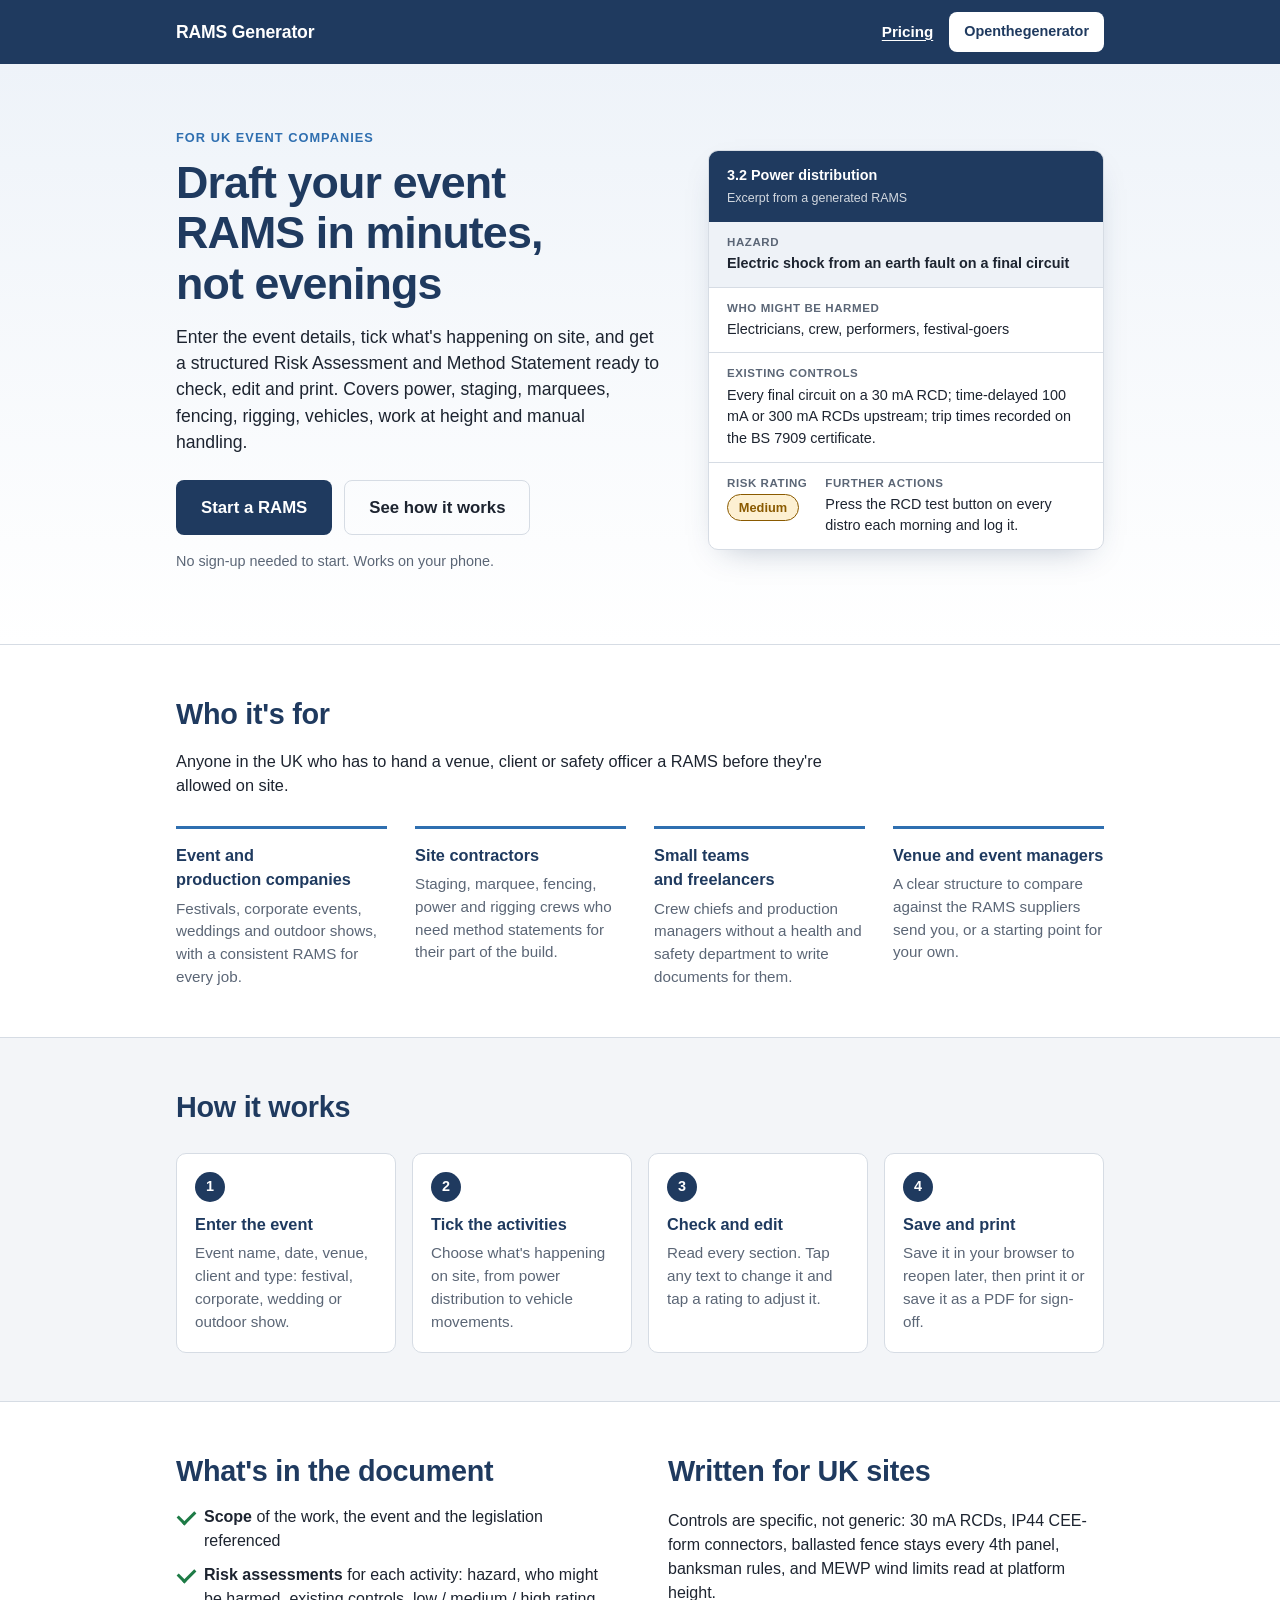
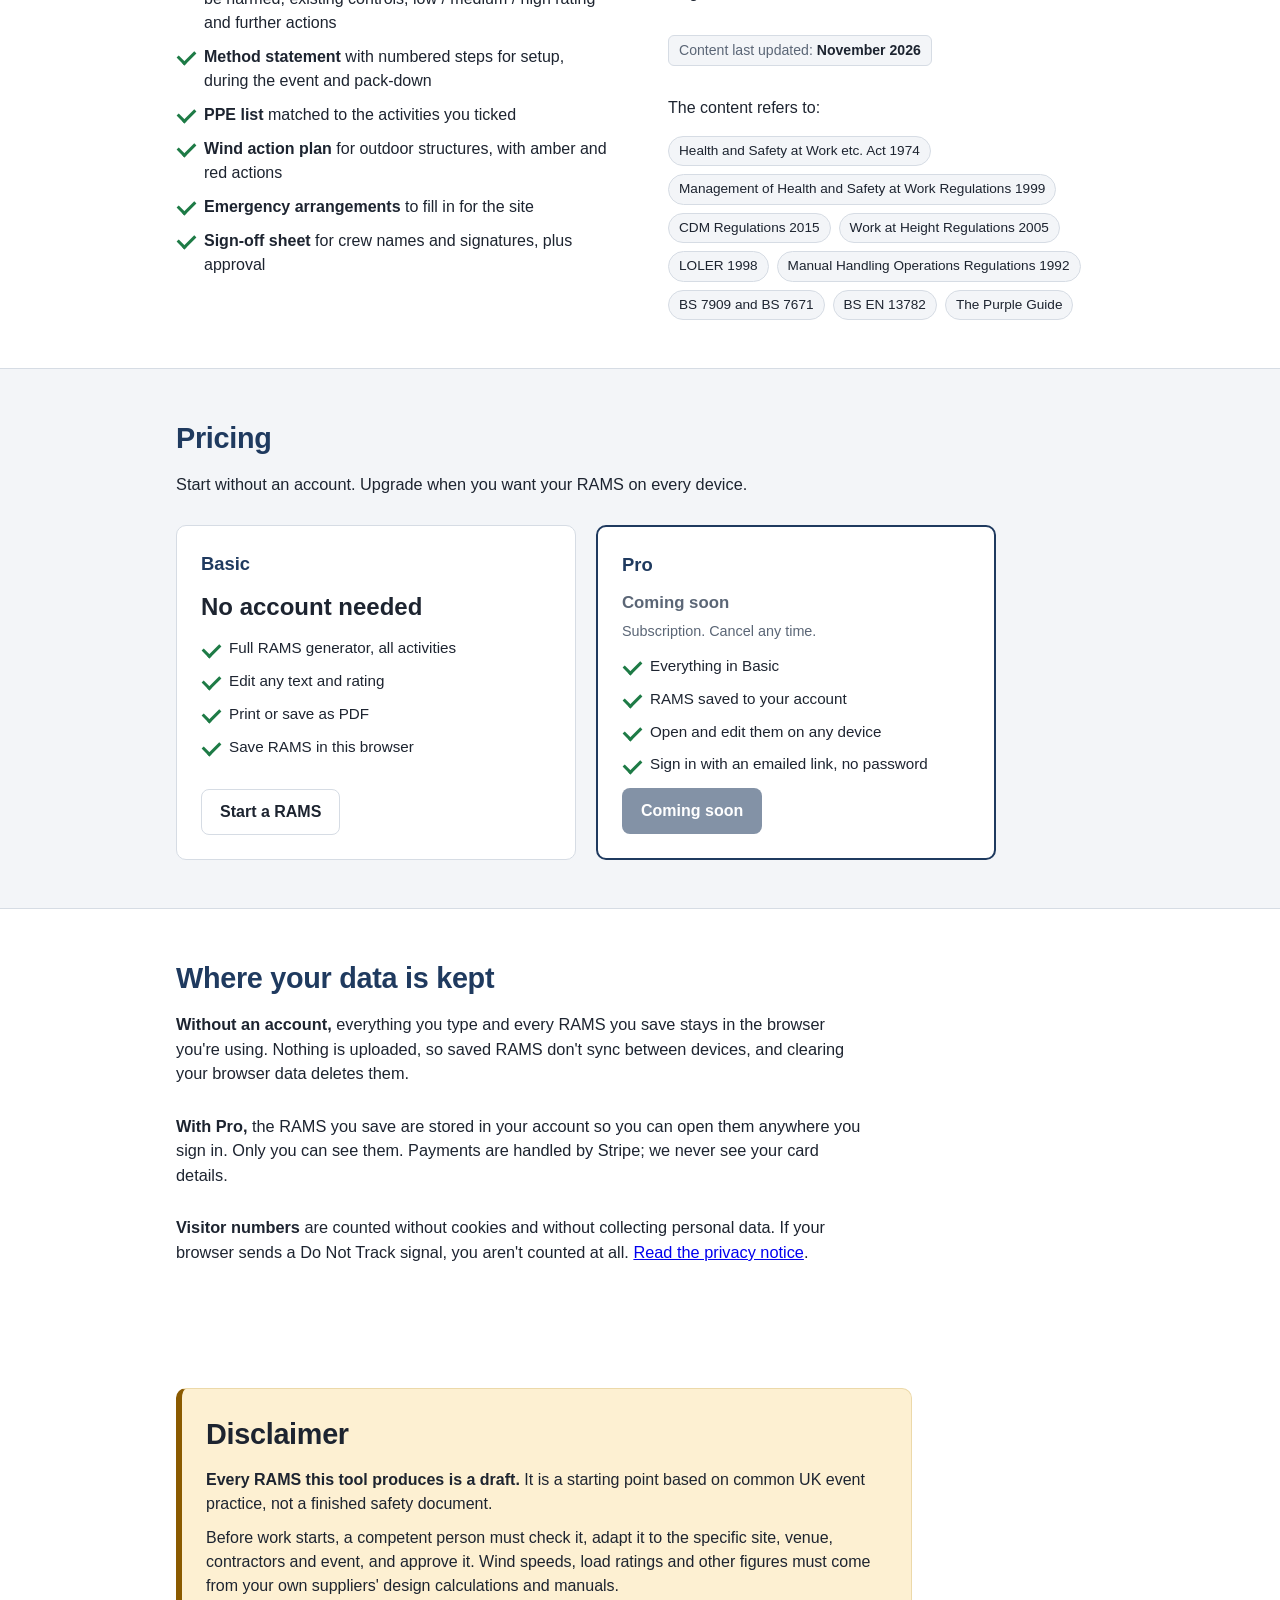
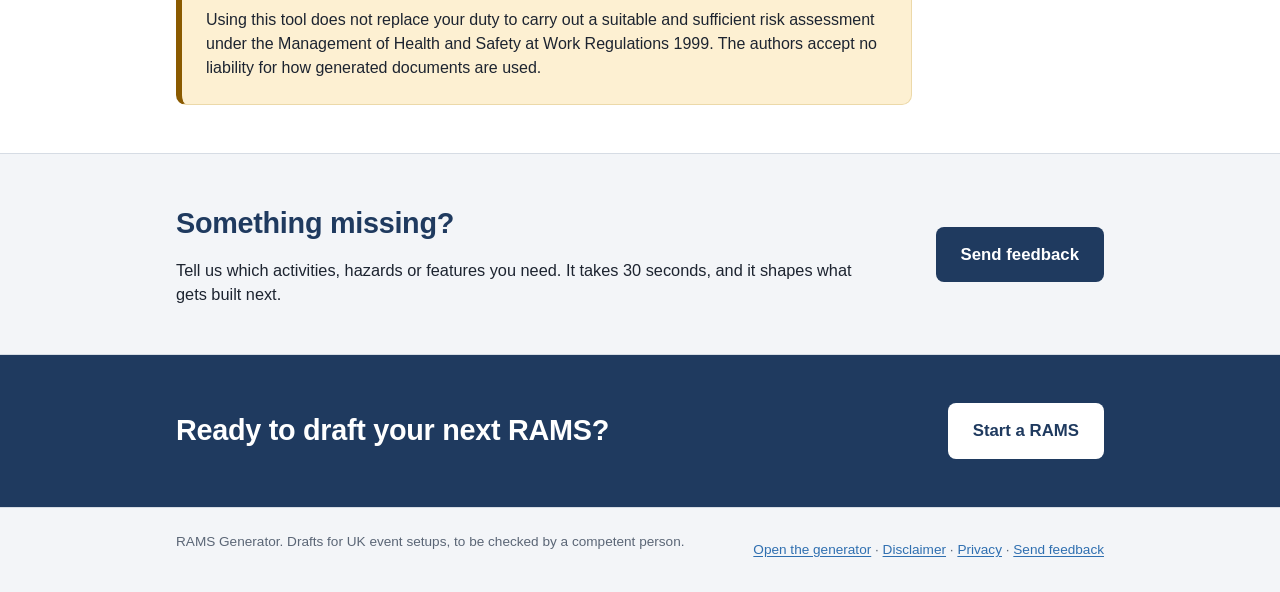
<file: index.html>
<!doctype html>
<html lang="en-GB">
<head>
  <meta charset="utf-8">
  <meta name="viewport" content="width=device-width, initial-scale=1">
  <title>RAMS Generator</title>
  <meta name="description" content="Draft Risk Assessments and Method Statements for UK event setups in minutes. Built for event companies, production crews and site contractors.">
  <meta name="theme-color" content="#1f3a5f">
  <link rel="canonical" href="https://scriv-dev.github.io/rams-generator/">
  <link rel="icon" href="icon.svg" type="image/svg+xml">
  <link rel="icon" href="favicon-32.png" sizes="32x32" type="image/png">
  <link rel="apple-touch-icon" href="apple-touch-icon.png">
  <meta property="og:type" content="website">
  <meta property="og:site_name" content="RAMS Generator">
  <meta property="og:locale" content="en_GB">
  <meta property="og:url" content="https://scriv-dev.github.io/rams-generator/">
  <meta property="og:title" content="RAMS Generator: event RAMS drafted in minutes">
  <meta property="og:description" content="Draft Risk Assessments and Method Statements for UK event setups in minutes. For event companies, production crews and site contractors. No sign-up needed.">
  <meta property="og:image" content="https://scriv-dev.github.io/rams-generator/og-image.png">
  <meta property="og:image:width" content="1200">
  <meta property="og:image:height" content="630">
  <meta property="og:image:alt" content="RAMS Generator: event RAMS drafted in minutes, with an example power distribution risk assessment row.">
  <meta name="twitter:card" content="summary_large_image">
  <meta name="twitter:title" content="RAMS Generator: event RAMS drafted in minutes">
  <meta name="twitter:description" content="Draft Risk Assessments and Method Statements for UK event setups in minutes. For event companies, production crews and site contractors. No sign-up needed.">
  <meta name="twitter:image" content="https://scriv-dev.github.io/rams-generator/og-image.png">
  <link rel="stylesheet" href="styles.css">
  <link rel="stylesheet" href="landing.css">
</head>
<body class="landing">
  <header class="site-header">
    <div class="wrap site-header-inner">
      <a class="brand" href="index.html">RAMS Generator</a>
      <nav class="site-nav" aria-label="Main">
        <a class="site-nav-link" href="#pricing">Pricing</a>
        <a class="btn btn-light btn-small nav-cta" href="app.html">Open<span class="nav-long"> the</span> generator</a>
      </nav>
    </div>
  </header>

  <main>
    <section class="hero">
      <div class="wrap hero-inner">
        <div class="hero-copy">
          <p class="eyebrow">For UK event companies</p>
          <h1>Draft your event RAMS in minutes, not evenings</h1>
          <p class="lede">Enter the event details, tick what's happening on site, and get a structured Risk Assessment and Method Statement ready to check, edit and print. Covers power, staging, marquees, fencing, rigging, vehicles, work at height and manual handling.</p>
          <div class="hero-actions">
            <a class="btn btn-primary btn-large" href="app.html">Start a RAMS</a>
            <a class="btn btn-ghost btn-large" href="#how-it-works">See how it works</a>
          </div>
          <p class="hero-note">No sign-up needed to start. Works on your phone.</p>
        </div>

        <figure class="excerpt" aria-label="Example excerpt from a generated risk assessment">
          <figcaption>
            <span class="excerpt-kicker">3.2 Power distribution</span>
            <span class="excerpt-sub">Excerpt from a generated RAMS</span>
          </figcaption>
          <dl class="excerpt-row">
            <div><dt>Hazard</dt><dd>Electric shock from an earth fault on a final circuit</dd></div>
            <div><dt>Who might be harmed</dt><dd>Electricians, crew, performers, festival-goers</dd></div>
            <div><dt>Existing controls</dt><dd>Every final circuit on a 30 mA RCD; time-delayed 100 mA or 300 mA RCDs upstream; trip times recorded on the BS 7909 certificate.</dd></div>
            <div class="excerpt-split">
              <div><dt>Risk rating</dt><dd><span class="rating rating-medium">Medium</span></dd></div>
              <div><dt>Further actions</dt><dd>Press the RCD test button on every distro each morning and log it.</dd></div>
            </div>
          </dl>
        </figure>
      </div>
    </section>

    <section class="band" aria-labelledby="who-heading">
      <div class="wrap">
        <h2 id="who-heading">Who it's for</h2>
        <p class="section-lede">Anyone in the UK who has to hand a venue, client or safety officer a RAMS before they're allowed on site.</p>
        <ul class="audience">
          <li>
            <h3>Event and production companies</h3>
            <p>Festivals, corporate events, weddings and outdoor shows, with a consistent RAMS for every job.</p>
          </li>
          <li>
            <h3>Site contractors</h3>
            <p>Staging, marquee, fencing, power and rigging crews who need method statements for their part of the build.</p>
          </li>
          <li>
            <h3>Small teams and freelancers</h3>
            <p>Crew chiefs and production managers without a health and safety department to write documents for them.</p>
          </li>
          <li>
            <h3>Venue and event managers</h3>
            <p>A clear structure to compare against the RAMS suppliers send you, or a starting point for your own.</p>
          </li>
        </ul>
      </div>
    </section>

    <section id="how-it-works" class="band band-alt" aria-labelledby="how-heading">
      <div class="wrap">
        <h2 id="how-heading">How it works</h2>
        <ol class="steps-row">
          <li>
            <h3>Enter the event</h3>
            <p>Event name, date, venue, client and type: festival, corporate, wedding or outdoor show.</p>
          </li>
          <li>
            <h3>Tick the activities</h3>
            <p>Choose what's happening on site, from power distribution to vehicle movements.</p>
          </li>
          <li>
            <h3>Check and edit</h3>
            <p>Read every section. Tap any text to change it and tap a rating to adjust it.</p>
          </li>
          <li>
            <h3>Save and print</h3>
            <p>Save it in your browser to reopen later, then print it or save it as a PDF for sign-off.</p>
          </li>
        </ol>
      </div>
    </section>

    <section class="band" aria-labelledby="whats-in-heading">
      <div class="wrap two-col">
        <div>
          <h2 id="whats-in-heading">What's in the document</h2>
          <ul class="checklist">
            <li><strong>Scope</strong> of the work, the event and the legislation referenced</li>
            <li><strong>Risk assessments</strong> for each activity: hazard, who might be harmed, existing controls, low / medium / high rating and further actions</li>
            <li><strong>Method statement</strong> with numbered steps for setup, during the event and pack-down</li>
            <li><strong>PPE list</strong> matched to the activities you ticked</li>
            <li><strong>Wind action plan</strong> for outdoor structures, with amber and red actions</li>
            <li><strong>Emergency arrangements</strong> to fill in for the site</li>
            <li><strong>Sign-off sheet</strong> for crew names and signatures, plus approval</li>
          </ul>
        </div>
        <div>
          <h2>Written for UK sites</h2>
          <p>Controls are specific, not generic: 30 mA RCDs, IP44 CEE-form connectors, ballasted fence stays every 4th panel, banksman rules, and MEWP wind limits read at platform height.</p>
          <p class="content-date">Content last updated: <strong>November 2026</strong></p>
          <p>The content refers to:</p>
          <ul class="refs">
            <li>Health and Safety at Work etc. Act 1974</li>
            <li>Management of Health and Safety at Work Regulations 1999</li>
            <li>CDM Regulations 2015</li>
            <li>Work at Height Regulations 2005</li>
            <li>LOLER 1998</li>
            <li>Manual Handling Operations Regulations 1992</li>
            <li>BS 7909 and BS 7671</li>
            <li>BS EN 13782</li>
            <li>The Purple Guide</li>
          </ul>
        </div>
      </div>
    </section>

    <section id="pricing" class="band band-alt" aria-labelledby="pricing-heading">
      <div class="wrap">
        <h2 id="pricing-heading">Pricing</h2>
        <p class="section-lede">Start without an account. Upgrade when you want your RAMS on every device.</p>
        <div class="plans">
          <div class="plan">
            <h3>Basic</h3>
            <p class="plan-price">No account needed</p>
            <ul class="checklist">
              <li>Full RAMS generator, all activities</li>
              <li>Edit any text and rating</li>
              <li>Print or save as PDF</li>
              <li>Save RAMS in this browser</li>
            </ul>
            <a class="btn btn-ghost" href="app.html">Start a RAMS</a>
          </div>
          <div class="plan plan-pro">
            <h3>Pro</h3>
            <p class="plan-price is-soon" id="pro-price">Coming soon</p>
            <p class="plan-sub" id="pro-sub">Subscription. Cancel any time.</p>
            <ul class="checklist">
              <li>Everything in Basic</li>
              <li>RAMS saved to your account</li>
              <li>Open and edit them on any device</li>
              <li>Sign in with an emailed link, no password</li>
            </ul>
            <a class="btn btn-primary" id="pro-cta" href="app.html" aria-disabled="true" tabindex="-1">Coming soon</a>
          </div>
        </div>
      </div>
    </section>

    <section class="band" aria-labelledby="privacy-heading">
      <div class="wrap">
        <h2 id="privacy-heading">Where your data is kept</h2>
        <p class="section-lede"><strong>Without an account,</strong> everything you type and every RAMS you save stays in the browser you're using. Nothing is uploaded, so saved RAMS don't sync between devices, and clearing your browser data deletes them.</p>
        <p class="section-lede"><strong>With Pro,</strong> the RAMS you save are stored in your account so you can open them anywhere you sign in. Only you can see them. Payments are handled by Stripe; we never see your card details.</p>
        <p class="section-lede"><strong>Visitor numbers</strong> are counted without cookies and without collecting personal data. If your browser sends a Do Not Track signal, you aren't counted at all. <a href="privacy.html">Read the privacy notice</a>.</p>
      </div>
    </section>

    <section id="disclaimer" class="band" aria-labelledby="disclaimer-heading">
      <div class="wrap">
        <div class="disclaimer">
          <h2 id="disclaimer-heading">Disclaimer</h2>
          <p><strong>Every RAMS this tool produces is a draft.</strong> It is a starting point based on common UK event practice, not a finished safety document.</p>
          <p>Before work starts, a competent person must check it, adapt it to the specific site, venue, contractors and event, and approve it. Wind speeds, load ratings and other figures must come from your own suppliers' design calculations and manuals.</p>
          <p>Using this tool does not replace your duty to carry out a suitable and sufficient risk assessment under the Management of Health and Safety at Work Regulations 1999. The authors accept no liability for how generated documents are used.</p>
        </div>
      </div>
    </section>

    <section class="band band-alt feedback-band" data-feedback-prompt hidden aria-labelledby="feedback-heading">
      <div class="wrap feedback-band-inner">
        <div>
          <h2 id="feedback-heading">Something missing?</h2>
          <p class="section-lede">Tell us which activities, hazards or features you need. It takes 30 seconds, and it shapes what gets built next.</p>
        </div>
        <button type="button" class="btn btn-primary btn-large" data-feedback>Send feedback</button>
      </div>
    </section>

    <section class="band cta-band">
      <div class="wrap cta-inner">
        <h2>Ready to draft your next RAMS?</h2>
        <a class="btn btn-light btn-large" href="app.html">Start a RAMS</a>
      </div>
    </section>
  </main>

  <footer class="app-footer">
    <div class="wrap footer-inner">
      <p>RAMS Generator. Drafts for UK event setups, to be checked by a competent person.</p>
      <p><a href="app.html">Open the generator</a> · <a href="#disclaimer">Disclaimer</a> · <a href="privacy.html">Privacy</a><span data-feedback-prompt hidden> · <a href="#" data-feedback>Send feedback</a></span></p>
    </div>
  </footer>

  <script src="config.js"></script>
  <script src="stats.js"></script>
  <script src="feedback.js"></script>
  <script>
    /* Show the Pro price once accounts are set up in config.js. */
    (function () {
      var cfg = window.RAMS_CONFIG || {};
      if (!cfg.supabaseUrl) return; // Pro not switched on yet: keep "Coming soon".
      var price = document.getElementById('pro-price');
      var cta = document.getElementById('pro-cta');
      price.textContent = cfg.proPriceLabel || 'See price in the app';
      price.classList.toggle('is-soon', !cfg.proPriceLabel);
      cta.textContent = 'Get Pro';
      cta.removeAttribute('aria-disabled');
      cta.removeAttribute('tabindex');
    })();
  </script>
</body>
</html>
</file>
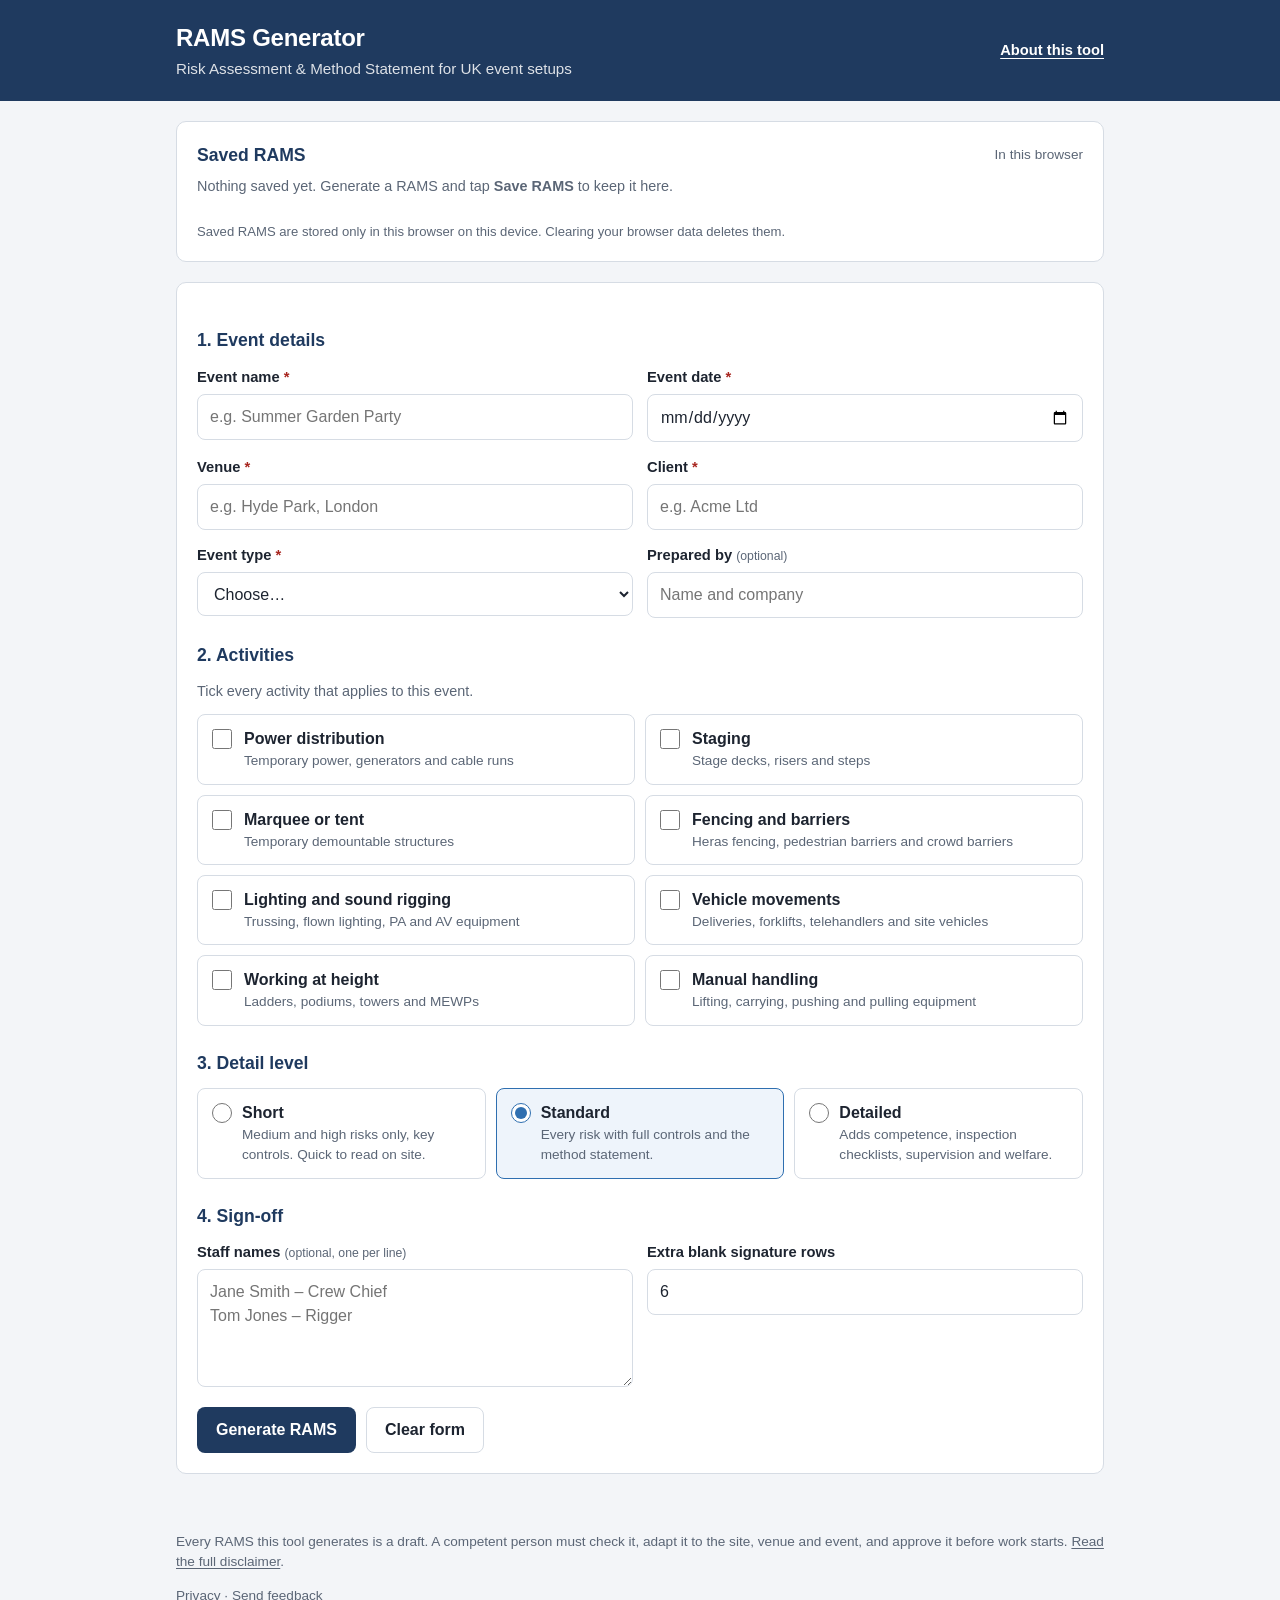
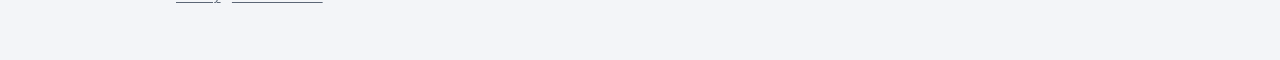
<file: app.html>
<!doctype html>
<html lang="en-GB">
<head>
  <meta charset="utf-8">
  <meta name="viewport" content="width=device-width, initial-scale=1">
  <title>RAMS Generator</title>
  <meta name="description" content="Generate Risk Assessment and Method Statement (RAMS) documents for UK event setups.">
  <meta name="theme-color" content="#1f3a5f">
  <link rel="canonical" href="https://scriv-dev.github.io/rams-generator/app.html">
  <link rel="icon" href="icon.svg" type="image/svg+xml">
  <link rel="icon" href="favicon-32.png" sizes="32x32" type="image/png">
  <link rel="apple-touch-icon" href="apple-touch-icon.png">
  <meta property="og:type" content="website">
  <meta property="og:site_name" content="RAMS Generator">
  <meta property="og:locale" content="en_GB">
  <meta property="og:url" content="https://scriv-dev.github.io/rams-generator/app.html">
  <meta property="og:title" content="RAMS Generator">
  <meta property="og:description" content="Enter your event, tick the activities on site, and get a draft Risk Assessment and Method Statement to check, edit and print.">
  <meta property="og:image" content="https://scriv-dev.github.io/rams-generator/og-image.png">
  <meta property="og:image:width" content="1200">
  <meta property="og:image:height" content="630">
  <meta property="og:image:alt" content="RAMS Generator: event RAMS drafted in minutes, with an example power distribution risk assessment row.">
  <meta name="twitter:card" content="summary_large_image">
  <meta name="twitter:title" content="RAMS Generator">
  <meta name="twitter:description" content="Enter your event, tick the activities on site, and get a draft Risk Assessment and Method Statement to check, edit and print.">
  <meta name="twitter:image" content="https://scriv-dev.github.io/rams-generator/og-image.png">
  <link rel="stylesheet" href="styles.css">
</head>
<body>
  <header class="app-header no-print">
    <div class="wrap app-header-inner">
      <div>
        <h1>RAMS Generator</h1>
        <p>Risk Assessment &amp; Method Statement for UK event setups</p>
      </div>
      <div class="app-header-right">
        <a class="app-header-link" href="index.html">About this tool</a>
        <div id="account-slot" class="account-slot"></div>
      </div>
    </div>
  </header>

  <main class="wrap">
    <div id="account-banner" class="account-banner no-print" role="status" aria-live="polite" hidden></div>

    <section id="saved-section" class="card no-print" aria-labelledby="saved-heading">
      <div class="saved-head">
        <h2 id="saved-heading">Saved RAMS</h2>
        <span id="saved-count" class="saved-count"></span>
        <span id="saved-where" class="saved-where">In this browser</span>
      </div>
      <p id="saved-empty" class="hint">Nothing saved yet. Generate a RAMS and tap <strong>Save RAMS</strong> to keep it here.</p>
      <ul id="saved-list" class="saved-list"></ul>
      <p id="storage-error" class="error" role="alert" hidden></p>
      <p id="saved-note" class="hint saved-note">Saved RAMS are stored only in this browser on this device. Clearing your browser data deletes them.</p>
      <div id="account-panel" class="account-panel"></div>
    </section>

    <form id="rams-form" class="card no-print" novalidate>
      <div id="editing-banner" class="banner" hidden>
        <p>You're editing the saved RAMS <strong id="editing-name"></strong>. Generating again rebuilds the document from these details, replacing any text you changed in the document itself.</p>
        <button type="button" id="new-btn" class="btn btn-ghost btn-small">Start a new RAMS instead</button>
      </div>

      <h2>1. Event details</h2>
      <div class="grid">
        <label class="field">
          <span>Event name <em>*</em></span>
          <input type="text" name="eventName" required autocomplete="off" placeholder="e.g. Summer Garden Party">
        </label>
        <label class="field">
          <span>Event date <em>*</em></span>
          <input type="date" name="eventDate" required>
        </label>
        <label class="field">
          <span>Venue <em>*</em></span>
          <input type="text" name="venue" required autocomplete="off" placeholder="e.g. Hyde Park, London">
        </label>
        <label class="field">
          <span>Client <em>*</em></span>
          <input type="text" name="client" required autocomplete="off" placeholder="e.g. Acme Ltd">
        </label>
        <label class="field">
          <span>Event type <em>*</em></span>
          <select name="eventType" required>
            <option value="">Choose…</option>
            <option value="festival">Festival</option>
            <option value="corporate">Corporate event</option>
            <option value="wedding">Wedding</option>
            <option value="outdoor">Outdoor show</option>
          </select>
        </label>
        <label class="field">
          <span>Prepared by <small>(optional)</small></span>
          <input type="text" name="preparedBy" autocomplete="name" placeholder="Name and company">
        </label>
      </div>

      <h2>2. Activities</h2>
      <p class="hint">Tick every activity that applies to this event.</p>
      <div id="activity-list" class="activities"></div>

      <h2 id="detail-heading">3. Detail level</h2>
      <div class="detail-options" role="radiogroup" aria-labelledby="detail-heading">
        <label class="detail-option">
          <input type="radio" name="detail" value="short">
          <span><strong>Short</strong><small>Medium and high risks only, key controls. Quick to read on site.</small></span>
        </label>
        <label class="detail-option">
          <input type="radio" name="detail" value="standard" checked>
          <span><strong>Standard</strong><small>Every risk with full controls and the method statement.</small></span>
        </label>
        <label class="detail-option">
          <input type="radio" name="detail" value="detailed">
          <span><strong>Detailed</strong><small>Adds competence, inspection checklists, supervision and welfare.</small></span>
        </label>
      </div>

      <h2>4. Sign-off</h2>
      <div class="grid">
        <label class="field field-wide">
          <span>Staff names <small>(optional, one per line)</small></span>
          <textarea name="staff" rows="4" placeholder="Jane Smith – Crew Chief&#10;Tom Jones – Rigger"></textarea>
        </label>
        <label class="field">
          <span>Extra blank signature rows</span>
          <input type="number" name="blankRows" min="0" max="40" value="6" inputmode="numeric">
        </label>
      </div>

      <p id="form-error" class="error" role="alert" hidden></p>

      <div class="actions">
        <button type="submit" class="btn btn-primary">Generate RAMS</button>
        <button type="button" id="reset-btn" class="btn btn-ghost">Clear form</button>
      </div>
    </form>

    <section id="output" hidden>
      <div class="toolbar no-print">
        <p class="hint">Tip: click any text in the document to edit it, and tap a risk rating to change it. Save to keep your changes.</p>
        <div class="actions">
          <button type="button" id="save-btn" class="btn btn-primary">Save RAMS</button>
          <button type="button" id="print-btn" class="btn btn-secondary">Print / Save as PDF</button>
          <button type="button" id="edit-btn" class="btn btn-ghost">Edit details</button>
          <button type="button" id="list-btn" class="btn btn-ghost">Saved RAMS</button>
        </div>
        <p id="save-status" class="save-status" role="status" aria-live="polite"></p>
      </div>
      <article id="document" class="doc"></article>
      <div class="feedback-prompt no-print" data-feedback-prompt hidden>
        <p><strong>Missing a hazard, activity or feature?</strong> Tell us and we'll look at adding it.</p>
        <button type="button" class="btn btn-secondary btn-small" data-feedback>Send feedback</button>
      </div>
    </section>
  </main>

  <footer class="app-footer no-print">
    <div class="wrap">
      <p>Every RAMS this tool generates is a draft. A competent person must check it, adapt it to the site, venue and event, and approve it before work starts. <a href="index.html#disclaimer">Read the full disclaimer</a>.</p>
      <p><a href="privacy.html">Privacy</a><span data-feedback-prompt hidden> · <a href="#" data-feedback>Send feedback</a></span></p>
    </div>
  </footer>

  <script src="config.js"></script>
  <script src="stats.js"></script>
  <script src="data.js"></script>
  <script src="app.js"></script>
  <script src="account.js"></script>
  <script src="feedback.js"></script>
</body>
</html>
</file>
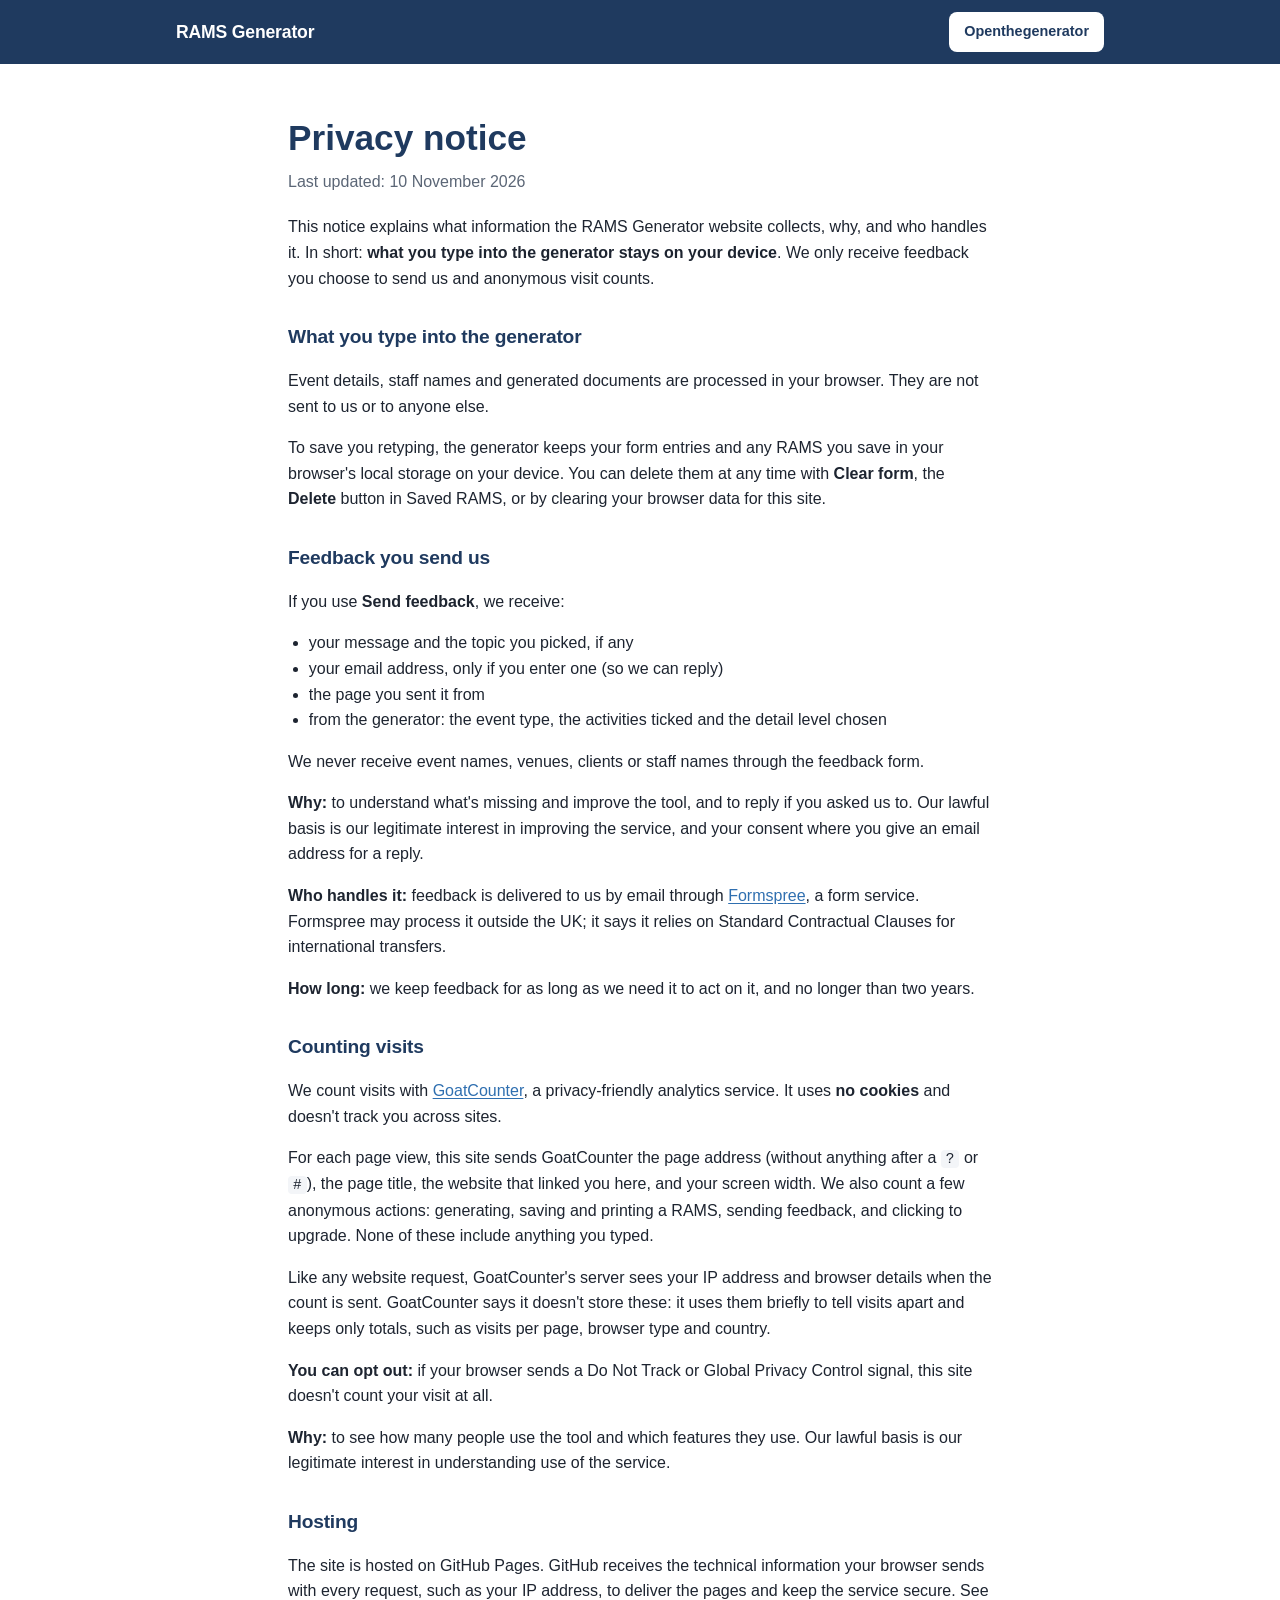
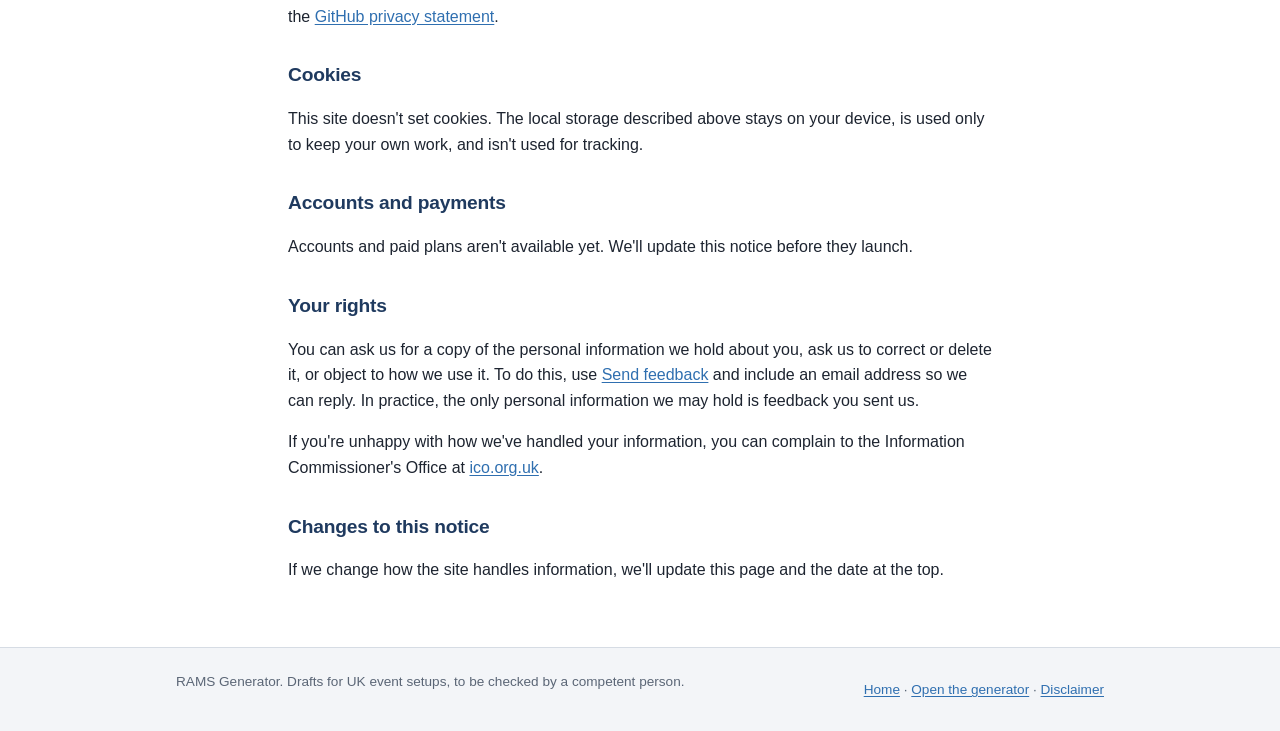
<file: privacy.html>
<!doctype html>
<html lang="en-GB">
<head>
  <meta charset="utf-8">
  <meta name="viewport" content="width=device-width, initial-scale=1">
  <title>Privacy notice: RAMS Generator</title>
  <meta name="description" content="What the RAMS Generator collects, why, and who handles it.">
  <meta name="theme-color" content="#1f3a5f">
  <link rel="canonical" href="https://scriv-dev.github.io/rams-generator/privacy.html">
  <link rel="icon" href="icon.svg" type="image/svg+xml">
  <link rel="icon" href="favicon-32.png" sizes="32x32" type="image/png">
  <link rel="apple-touch-icon" href="apple-touch-icon.png">
  <meta property="og:type" content="website">
  <meta property="og:site_name" content="RAMS Generator">
  <meta property="og:locale" content="en_GB">
  <meta property="og:url" content="https://scriv-dev.github.io/rams-generator/privacy.html">
  <meta property="og:title" content="Privacy notice: RAMS Generator">
  <meta property="og:description" content="What the RAMS Generator collects, why, and who handles it.">
  <meta property="og:image" content="https://scriv-dev.github.io/rams-generator/og-image.png">
  <meta property="og:image:width" content="1200">
  <meta property="og:image:height" content="630">
  <meta property="og:image:alt" content="RAMS Generator: event RAMS drafted in minutes, with an example power distribution risk assessment row.">
  <meta name="twitter:card" content="summary_large_image">
  <meta name="twitter:title" content="Privacy notice: RAMS Generator">
  <meta name="twitter:description" content="What the RAMS Generator collects, why, and who handles it.">
  <meta name="twitter:image" content="https://scriv-dev.github.io/rams-generator/og-image.png">
  <link rel="stylesheet" href="styles.css">
  <link rel="stylesheet" href="landing.css">
</head>
<body class="landing">
  <header class="site-header">
    <div class="wrap site-header-inner">
      <a class="brand" href="index.html">RAMS Generator</a>
      <nav class="site-nav" aria-label="Main">
        <a class="btn btn-light btn-small nav-cta" href="app.html">Open<span class="nav-long"> the</span> generator</a>
      </nav>
    </div>
  </header>

  <main class="band">
    <article class="wrap legal">
      <h1>Privacy notice</h1>
      <p class="legal-updated">Last updated: 10 November 2026</p>

      <p>This notice explains what information the RAMS Generator website collects, why, and who handles it. In short: <strong>what you type into the generator stays on your device</strong>. We only receive feedback you choose to send us and anonymous visit counts.</p>

      <h2>What you type into the generator</h2>
      <p>Event details, staff names and generated documents are processed in your browser. They are not sent to us or to anyone else.</p>
      <p>To save you retyping, the generator keeps your form entries and any RAMS you save in your browser's local storage on your device. You can delete them at any time with <strong>Clear form</strong>, the <strong>Delete</strong> button in Saved RAMS, or by clearing your browser data for this site.</p>

      <h2>Feedback you send us</h2>
      <p>If you use <strong>Send feedback</strong>, we receive:</p>
      <ul>
        <li>your message and the topic you picked, if any</li>
        <li>your email address, only if you enter one (so we can reply)</li>
        <li>the page you sent it from</li>
        <li>from the generator: the event type, the activities ticked and the detail level chosen</li>
      </ul>
      <p>We never receive event names, venues, clients or staff names through the feedback form.</p>
      <p><strong>Why:</strong> to understand what's missing and improve the tool, and to reply if you asked us to. Our lawful basis is our legitimate interest in improving the service, and your consent where you give an email address for a reply.</p>
      <p><strong>Who handles it:</strong> feedback is delivered to us by email through <a href="https://formspree.io/security/">Formspree</a>, a form service. Formspree may process it outside the UK; it says it relies on Standard Contractual Clauses for international transfers.</p>
      <p><strong>How long:</strong> we keep feedback for as long as we need it to act on it, and no longer than two years.</p>

      <h2>Counting visits</h2>
      <p>We count visits with <a href="https://goatcounter.com/privacy">GoatCounter</a>, a privacy-friendly analytics service. It uses <strong>no cookies</strong> and doesn't track you across sites.</p>
      <p>For each page view, this site sends GoatCounter the page address (without anything after a <code>?</code> or <code>#</code>), the page title, the website that linked you here, and your screen width. We also count a few anonymous actions: generating, saving and printing a RAMS, sending feedback, and clicking to upgrade. None of these include anything you typed.</p>
      <p>Like any website request, GoatCounter's server sees your IP address and browser details when the count is sent. GoatCounter says it doesn't store these: it uses them briefly to tell visits apart and keeps only totals, such as visits per page, browser type and country.</p>
      <p><strong>You can opt out:</strong> if your browser sends a Do Not Track or Global Privacy Control signal, this site doesn't count your visit at all.</p>
      <p><strong>Why:</strong> to see how many people use the tool and which features they use. Our lawful basis is our legitimate interest in understanding use of the service.</p>

      <h2>Hosting</h2>
      <p>The site is hosted on GitHub Pages. GitHub receives the technical information your browser sends with every request, such as your IP address, to deliver the pages and keep the service secure. See the <a href="https://docs.github.com/en/site-policy/privacy-policies/github-general-privacy-statement">GitHub privacy statement</a>.</p>

      <h2>Cookies</h2>
      <p>This site doesn't set cookies. The local storage described above stays on your device, is used only to keep your own work, and isn't used for tracking.</p>

      <h2>Accounts and payments</h2>
      <p>Accounts and paid plans aren't available yet. We'll update this notice before they launch.</p>

      <h2>Your rights</h2>
      <p>You can ask us for a copy of the personal information we hold about you, ask us to correct or delete it, or object to how we use it. To do this, use <a href="#" data-feedback>Send feedback</a> and include an email address so we can reply. In practice, the only personal information we may hold is feedback you sent us.</p>
      <p>If you're unhappy with how we've handled your information, you can complain to the Information Commissioner's Office at <a href="https://ico.org.uk/make-a-complaint/">ico.org.uk</a>.</p>

      <h2>Changes to this notice</h2>
      <p>If we change how the site handles information, we'll update this page and the date at the top.</p>
    </article>
  </main>

  <footer class="app-footer">
    <div class="wrap footer-inner">
      <p>RAMS Generator. Drafts for UK event setups, to be checked by a competent person.</p>
      <p><a href="index.html">Home</a> · <a href="app.html">Open the generator</a> · <a href="index.html#disclaimer">Disclaimer</a></p>
    </div>
  </footer>

  <script src="config.js"></script>
  <script src="stats.js"></script>
  <script src="feedback.js"></script>
</body>
</html>
</file>
<file: styles.css>
:root {
  --brand: #1f3a5f;
  --brand-ink: #ffffff;
  --accent: #2f6fb0;
  --ink: #1d2430;
  --muted: #5b6676;
  --line: #d6dce4;
  --bg: #f3f5f8;
  --surface: #ffffff;
  --low: #1e7b46;
  --low-bg: #e3f4ea;
  --medium: #8a5a00;
  --medium-bg: #fdf0d2;
  --high: #a8261f;
  --high-bg: #fbe1df;
  --radius: 10px;
}

* { box-sizing: border-box; }

[hidden] { display: none !important; }

html { -webkit-text-size-adjust: 100%; }

body {
  margin: 0;
  font-family: -apple-system, BlinkMacSystemFont, "Segoe UI", Roboto, "Helvetica Neue", Arial, sans-serif;
  font-size: 16px;
  line-height: 1.5;
  color: var(--ink);
  background: var(--bg);
}

.wrap {
  max-width: 960px;
  margin: 0 auto;
  padding: 0 16px;
}

/* ---------- App chrome ---------- */

.app-header {
  background: var(--brand);
  color: var(--brand-ink);
  padding: 20px 0;
  margin-bottom: 20px;
}
.app-header h1 { margin: 0; font-size: 1.5rem; letter-spacing: -0.01em; }
.app-header p { margin: 2px 0 0; opacity: 0.85; font-size: 0.95rem; }
.app-header-inner { display: flex; flex-wrap: wrap; align-items: center; justify-content: space-between; gap: 8px 16px; }
.app-header-link { display: inline-flex; align-items: center; min-height: 40px; color: var(--brand-ink); font-weight: 600; font-size: 0.92rem; text-underline-offset: 3px; }
.app-header-link:hover { opacity: 0.85; }
.app-footer a { color: inherit; text-underline-offset: 2px; }

.app-footer {
  color: var(--muted);
  font-size: 0.85rem;
  padding: 24px 0 40px;
}

.card {
  background: var(--surface);
  border: 1px solid var(--line);
  border-radius: var(--radius);
  padding: 20px;
  margin-bottom: 20px;
}
.card h2 {
  font-size: 1.1rem;
  margin: 24px 0 12px;
  color: var(--brand);
}
.card h2:first-child { margin-top: 0; }

.hint { color: var(--muted); font-size: 0.9rem; margin: 0 0 12px; }

/* ---------- Form ---------- */

.grid {
  display: grid;
  grid-template-columns: 1fr;
  gap: 14px;
}
@media (min-width: 640px) {
  .grid { grid-template-columns: 1fr 1fr; }
}

.field { display: flex; flex-direction: column; gap: 6px; }
.field > span { font-weight: 600; font-size: 0.92rem; }
.field em { color: var(--high); font-style: normal; }
.field small { font-weight: 400; color: var(--muted); }

input[type="text"],
input[type="email"],
input[type="date"],
input[type="number"],
select,
textarea {
  font: inherit;
  width: 100%;
  min-height: 44px;
  padding: 10px 12px;
  border: 1px solid var(--line);
  border-radius: 8px;
  background: #fff;
  color: var(--ink);
}
textarea { resize: vertical; }
input:focus, select:focus, textarea:focus {
  outline: 2px solid var(--accent);
  outline-offset: 1px;
  border-color: var(--accent);
}
.invalid { border-color: var(--high); background: #fff8f7; }

.activities {
  display: grid;
  grid-template-columns: 1fr;
  gap: 10px;
}
@media (min-width: 640px) {
  .activities { grid-template-columns: 1fr 1fr; }
}

.activity {
  display: flex;
  align-items: flex-start;
  gap: 12px;
  padding: 12px 14px;
  border: 1px solid var(--line);
  border-radius: 8px;
  cursor: pointer;
  background: #fff;
  transition: border-color 0.15s, background 0.15s;
}
.activity:hover { border-color: var(--accent); }
.activity:has(input:checked) { border-color: var(--accent); background: #eef4fb; }
.activity input {
  width: 20px;
  height: 20px;
  margin: 2px 0 0;
  accent-color: var(--accent);
  flex-shrink: 0;
}
.activity-text { display: flex; flex-direction: column; }
.activity-text small { color: var(--muted); font-size: 0.85rem; }

.error {
  margin: 16px 0 0;
  padding: 10px 12px;
  border-radius: 8px;
  background: var(--high-bg);
  color: var(--high);
  font-weight: 600;
}

.actions {
  display: flex;
  flex-wrap: wrap;
  gap: 10px;
  margin-top: 20px;
}

.btn {
  font: inherit;
  font-weight: 600;
  min-height: 44px;
  padding: 10px 18px;
  border-radius: 8px;
  border: 1px solid transparent;
  cursor: pointer;
}
.btn-primary { background: var(--brand); color: var(--brand-ink); }
.btn-primary:hover { background: #17304f; }
.btn-ghost { background: transparent; border-color: var(--line); color: var(--ink); }
.btn-secondary { background: #e8eef6; color: var(--brand); border-color: #c9d6e6; }
.btn-secondary:hover { border-color: var(--accent); }
.btn-danger { background: transparent; color: var(--high); border-color: #e6b8b4; }
.btn-danger:hover { background: var(--high-bg); }
.btn-danger[data-armed="true"] { background: var(--high); color: #fff; border-color: var(--high); }
.btn-small { min-height: 40px; padding: 8px 14px; font-size: 0.9rem; }
.btn:disabled { opacity: 0.5; cursor: not-allowed; }
.btn:focus-visible { outline: 2px solid var(--accent); outline-offset: 2px; }

/* ---------- Saved RAMS ---------- */

.saved-head { display: flex; align-items: center; gap: 10px; margin-bottom: 8px; }
.saved-head h2 { margin: 0 !important; }
.saved-count {
  min-width: 24px;
  padding: 1px 8px;
  border-radius: 999px;
  background: #e8eef6;
  color: var(--brand);
  font-size: 0.8rem;
  font-weight: 700;
  text-align: center;
  font-variant-numeric: tabular-nums;
}
.saved-count:empty { display: none; }
.saved-list { list-style: none; margin: 0 0 12px; padding: 0; display: flex; flex-direction: column; gap: 8px; }
.saved-item {
  display: flex;
  flex-wrap: wrap;
  align-items: center;
  justify-content: space-between;
  gap: 10px 16px;
  padding: 12px 14px;
  border: 1px solid var(--line);
  border-radius: 8px;
}
.saved-item.is-current { border-color: var(--accent); background: #f4f8fd; }
.saved-info { display: flex; flex-direction: column; min-width: 0; flex: 1 1 260px; }
.saved-title { overflow-wrap: anywhere; }
.saved-meta { color: var(--muted); font-size: 0.88rem; }
.saved-stamp { color: var(--muted); font-size: 0.8rem; font-variant-numeric: tabular-nums; }
.saved-actions { display: flex; gap: 8px; flex-wrap: wrap; }
.saved-note { margin: 0; font-size: 0.82rem; }

.banner {
  display: flex;
  flex-wrap: wrap;
  align-items: center;
  gap: 10px 16px;
  padding: 12px 14px;
  margin-bottom: 20px;
  border-radius: 8px;
  background: #eef4fb;
  border: 1px solid #c9d6e6;
}
.banner p { margin: 0; flex: 1 1 280px; font-size: 0.92rem; }

.save-status { margin: 8px 0 0; font-size: 0.88rem; font-weight: 600; min-height: 1.3em; }
.save-status.is-saved { color: var(--low); }
.save-status.is-dirty { color: var(--medium); }
.save-status.is-error { color: var(--high); }
.btn-ghost:hover { border-color: var(--accent); }
@media (max-width: 479px) {
  .actions .btn { flex: 1 1 100%; }
}

.toolbar {
  background: var(--bg);
  padding: 12px 0;
  margin-bottom: 8px;
  border-bottom: 1px solid var(--line);
}
.toolbar .hint { margin: 0; }
@media (min-width: 640px) {
  .toolbar { position: sticky; top: 0; z-index: 5; }
}
.toolbar .actions { margin-top: 10px; }

/* ---------- Generated document ---------- */

.doc {
  background: var(--surface);
  border: 1px solid var(--line);
  border-radius: var(--radius);
  padding: 24px 20px;
  margin-bottom: 20px;
  font-size: 0.92rem;
}
@media (min-width: 640px) {
  .doc { padding: 36px 40px; }
}

.doc [contenteditable="true"]:hover { background: #f6f9fd; }
.doc [contenteditable="true"]:focus { outline: 2px dashed var(--accent); outline-offset: 2px; background: #f6f9fd; }

.doc-header { border-bottom: 3px solid var(--brand); padding-bottom: 16px; margin-bottom: 20px; }
.doc-kicker {
  margin: 0;
  text-transform: uppercase;
  letter-spacing: 0.08em;
  font-size: 0.78rem;
  font-weight: 700;
  color: var(--accent);
}
.doc h1 { margin: 4px 0 16px; font-size: 1.6rem; color: var(--brand); line-height: 1.2; }
.doc h2 {
  font-size: 1.15rem;
  color: var(--brand);
  margin: 28px 0 10px;
  padding-bottom: 4px;
  border-bottom: 1px solid var(--line);
}
.doc h3 { font-size: 1rem; margin: 20px 0 8px; }
.doc h4 { font-size: 0.92rem; margin: 14px 0 6px; color: var(--muted); text-transform: uppercase; letter-spacing: 0.04em; }
.doc p, .doc li { margin: 0 0 8px; }
.doc ul, .doc ol { padding-left: 1.4em; margin: 0 0 10px; }
.doc .note { color: var(--muted); font-size: 0.85rem; }

.doc table {
  width: 100%;
  border-collapse: collapse;
  margin: 0 0 12px;
}
.doc th, .doc td {
  border: 1px solid var(--line);
  padding: 8px 10px;
  text-align: left;
  vertical-align: top;
}
.doc thead th {
  background: var(--brand);
  color: var(--brand-ink);
  font-weight: 600;
  font-size: 0.85rem;
}

.meta-table th { background: #eef2f7; width: 18%; font-weight: 600; white-space: nowrap; }
.meta-table td { width: 32%; }
.emergency th { width: 40%; }
.emergency td { width: 60%; }

.key-table td.col-rating { width: 110px; }

.col-rating { width: 96px; text-align: center !important; }

.rating {
  display: inline-block;
  min-width: 72px;
  padding: 3px 10px;
  border-radius: 999px;
  font: inherit;
  font-size: 0.8rem;
  font-weight: 700;
  text-align: center;
  border: 1px solid currentColor;
}
button.rating { cursor: pointer; }
.rating-low { color: var(--low); background: var(--low-bg); }
.rating-medium { color: var(--medium); background: var(--medium-bg); }
.rating-high { color: var(--high); background: var(--high-bg); }

.steps li { padding-left: 4px; }

@media (min-width: 720px), print {
  .wind-table td:first-child { width: 22%; }
  .wind-table th:nth-child(2) { width: 14%; }
}
.fill-in { font-weight: 700; font-variant-numeric: tabular-nums; white-space: nowrap; }

.sign-table td { height: 40px; }
.sign-table th:first-child { width: 28%; }
.approval tbody th { background: #eef2f7; font-weight: 600; }

.doc-footer {
  margin-top: 28px;
  padding-top: 12px;
  border-top: 1px solid var(--line);
  color: var(--muted);
  font-size: 0.8rem;
  text-align: center;
}

/* Small screens: stack risk tables as cards so nothing scrolls sideways. */
@media (max-width: 719px) {
  .ra-table thead { display: none; }
  .ra-table, .ra-table tbody, .ra-table tr, .ra-table td { display: block; width: 100%; }
  .ra-table tr {
    border: 1px solid var(--line);
    border-radius: 8px;
    margin-bottom: 12px;
    overflow: hidden;
  }
  .ra-table td { border: 0; border-bottom: 1px solid var(--line); text-align: left !important; }
  .ra-table td:last-child { border-bottom: 0; }
  .ra-table td::before {
    content: attr(data-label);
    display: block;
    font-size: 0.75rem;
    font-weight: 700;
    text-transform: uppercase;
    letter-spacing: 0.04em;
    color: var(--muted);
    margin-bottom: 2px;
  }
  .ra-table td:first-child { background: #eef2f7; font-weight: 600; }

  .meta-table, .meta-table tbody, .meta-table tr { display: block; width: 100%; }
  .meta-table tr { display: grid; grid-template-columns: 40% 60%; }
  .meta-table th, .meta-table td { width: auto !important; white-space: normal; }

  .sign-table { font-size: 0.82rem; }
  .sign-table th, .sign-table td { padding: 6px; }
}

/* ---------- Print ---------- */

@page { size: A4; margin: 14mm 12mm; }

@media print {
  body { background: #fff; font-size: 10pt; }
  .no-print, .app-header, .app-footer, .toolbar { display: none !important; }
  .wrap { max-width: none; padding: 0; }
  #output { display: block !important; }
  .doc { border: 0; border-radius: 0; padding: 0; margin: 0; font-size: 9.5pt; }
  .doc [contenteditable="true"]:hover,
  .doc [contenteditable="true"]:focus { background: none; outline: none; }

  * { -webkit-print-color-adjust: exact; print-color-adjust: exact; }

  /* Always print tables as tables, even if the viewport was narrow. */
  .ra-table { display: table !important; }
  .ra-table thead { display: table-header-group !important; }
  .ra-table tbody { display: table-row-group !important; }
  .ra-table tr { display: table-row !important; border: 0; margin: 0; }
  .ra-table td { display: table-cell !important; width: auto !important; border: 1px solid var(--line) !important; background: none !important; font-weight: 400 !important; }
  .ra-table td::before { content: none !important; }
  .ra-table td:first-child { font-weight: 600 !important; }
  .meta-table { display: table !important; }
  .meta-table tbody { display: table-row-group !important; }
  .meta-table tr { display: table-row !important; }

  /* Keep the right-hand table border inside the printable area. */
  .doc table { width: calc(100% - 2px); margin-left: 1px; }
  thead { display: table-header-group; }
  tr, li { break-inside: avoid; page-break-inside: avoid; }
  h2, h3, h4 { break-after: avoid; page-break-after: avoid; }
  .doc h2 { margin-top: 18px; }
  .signoff { break-before: page; page-break-before: always; }

  button.rating { border: 1px solid currentColor; }
}

/* ---------- Accounts and Pro (account.js) ---------- */

.app-header-right { display: flex; flex-wrap: wrap; align-items: center; gap: 10px 16px; }
.account-slot { position: relative; }
.account-slot:empty { display: none; }
.account-loading { font-size: 0.85rem; opacity: 0.8; }
.btn-light { background: var(--brand-ink); color: var(--brand); }
.btn-light:hover { background: #e8eef6; }

.account-toggle {
  display: inline-flex;
  align-items: center;
  gap: 8px;
  max-width: 100%;
  min-height: 40px;
  padding: 6px 10px 6px 12px;
  border: 1px solid rgba(255, 255, 255, 0.35);
  border-radius: 8px;
  background: rgba(255, 255, 255, 0.08);
  color: var(--brand-ink);
  font: inherit;
  font-size: 0.9rem;
  cursor: pointer;
}
.account-toggle:hover { background: rgba(255, 255, 255, 0.16); }
.account-toggle:focus-visible { outline: 2px solid var(--brand-ink); outline-offset: 2px; }
.account-email { overflow: hidden; text-overflow: ellipsis; white-space: nowrap; max-width: 18ch; }

.plan-badge {
  padding: 1px 8px;
  border-radius: 999px;
  background: rgba(255, 255, 255, 0.2);
  font-size: 0.75rem;
  font-weight: 700;
  letter-spacing: 0.03em;
}
.plan-badge.is-pro { background: #f2c14e; color: #3a2a00; }

.account-menu {
  position: absolute;
  right: 0;
  top: calc(100% + 6px);
  z-index: 20;
  min-width: 220px;
  padding: 6px;
  background: var(--surface);
  color: var(--ink);
  border: 1px solid var(--line);
  border-radius: 10px;
  box-shadow: 0 12px 28px -12px rgba(31, 58, 95, 0.4);
}
@media (max-width: 479px) {
  .account-menu { right: auto; left: 0; }
}
.account-menu-plan { margin: 4px 10px 6px; font-size: 0.82rem; color: var(--muted); }
.account-menu-item {
  display: block;
  width: 100%;
  min-height: 40px;
  padding: 8px 10px;
  border: 0;
  border-radius: 6px;
  background: none;
  color: var(--ink);
  font: inherit;
  font-size: 0.92rem;
  text-align: left;
  cursor: pointer;
}
.account-menu-item:hover, .account-menu-item:focus-visible { background: #eef2f7; outline: none; }

.saved-where { color: var(--muted); font-size: 0.85rem; margin-left: auto; }

.account-panel:empty { display: none; }
.account-panel { margin-top: 14px; display: flex; flex-direction: column; gap: 10px; }
.upsell {
  display: flex;
  flex-wrap: wrap;
  align-items: center;
  gap: 10px 16px;
  padding: 14px;
  border: 1px dashed #b9c9de;
  border-radius: 8px;
  background: #f6f9fd;
}
.upsell p { margin: 0; flex: 1 1 260px; font-size: 0.92rem; }
.upsell-pro { display: block; border-style: solid; }
.upsell-pro h3 { margin: 0 0 6px; font-size: 1rem; color: var(--brand); }
.upsell-pro ul { margin: 0 0 12px; padding-left: 1.2em; font-size: 0.92rem; }
.panel-note { margin: 0; font-size: 0.9rem; color: var(--muted); }
.link-btn {
  padding: 0;
  border: 0;
  background: none;
  color: var(--accent);
  font: inherit;
  text-decoration: underline;
  text-underline-offset: 2px;
  cursor: pointer;
}

.account-banner {
  margin-bottom: 16px;
  padding: 12px 14px;
  border-radius: 8px;
  background: #eef4fb;
  border: 1px solid #c9d6e6;
  font-size: 0.95rem;
}
.account-banner.is-ok { background: var(--low-bg); border-color: #b5dcc4; color: #134d2c; }
.account-banner.is-error { background: var(--high-bg); border-color: #e6b8b4; color: var(--high); }

.signin-dialog::backdrop { background: rgba(20, 32, 50, 0.45); }
.signin-dialog h2 { margin: 0 0 6px; color: var(--brand); font-size: 1.2rem; }
.signin-form .actions { margin-top: 16px; }
.signin-status { margin: 10px 0 0; font-size: 0.9rem; min-height: 1.2em; }
.signin-status.is-error { color: var(--high); font-weight: 600; }
.signin-status.is-ok { color: var(--low); font-weight: 600; }

/* ---------- Detail level ---------- */

.detail-options { display: grid; grid-template-columns: 1fr; gap: 10px; }
@media (min-width: 640px) { .detail-options { grid-template-columns: repeat(3, 1fr); } }
.detail-option {
  display: flex;
  align-items: flex-start;
  gap: 10px;
  padding: 12px 14px;
  border: 1px solid var(--line);
  border-radius: 8px;
  background: #fff;
  cursor: pointer;
}
.detail-option:hover { border-color: var(--accent); }
.detail-option:has(input:checked) { border-color: var(--accent); background: #eef4fb; }
.detail-option input { width: 20px; height: 20px; margin: 2px 0 0; accent-color: var(--accent); flex-shrink: 0; }
.detail-option span { display: flex; flex-direction: column; min-width: 0; }
.detail-option small { color: var(--muted); font-size: 0.85rem; }

.doc .detail-note {
  padding: 8px 12px;
  border-left: 4px solid var(--accent);
  background: #f4f8fd;
  font-size: 0.88rem;
}

.check-item { display: flex; align-items: flex-start; gap: 8px; }
.check-table th:nth-child(2), .check-table th:nth-child(3) { width: 18%; }
.check-table .check-group th { background: #eef2f7; color: var(--ink); font-weight: 700; }
.check-box {
  flex-shrink: 0;
  width: 14px;
  height: 14px;
  margin-top: 3px;
  border: 1.5px solid var(--muted);
  border-radius: 2px;
}
@media (max-width: 719px) {
  .check-table { font-size: 0.85rem; }
  .check-table th, .check-table td { padding: 6px; }
}
@media print {
  .doc .detail-note { background: none; }
}

/* Short version: compact layout so it prints on fewer pages. */
@media (min-width: 900px), print {
  .detail-short .ms-phase { column-count: 2; column-gap: 24px; }
  .detail-short .ms-phase h3 { column-span: all; }
  .detail-short .ms-phase h4 { break-after: avoid; }
  .detail-short .ms-phase ol { break-inside: avoid-column; }
}
@media print {
  .detail-short { font-size: 9pt; }
  .detail-short .doc-section h2 { margin-top: 12px; }
  .detail-short .ra-block h3, .detail-short .ms-phase h3 { margin-top: 10px; }
  .detail-short .steps li, .detail-short li { margin-bottom: 3px; }
  .detail-short th, .detail-short td { padding: 5px 7px; }
}

/* ---------- Dialogs (feedback, sign in) ---------- */

.modal, .signin-dialog {
  width: min(480px, calc(100vw - 24px));
  max-height: calc(100dvh - 24px);
  padding: 0;
  border: 1px solid var(--line);
  border-radius: 12px;
  color: var(--ink);
  background: var(--surface);
  overflow: hidden;
}
.signin-dialog { padding: 20px; overflow: auto; }
.modal::backdrop { background: rgba(20, 32, 50, 0.45); }
.modal h2 { margin: 0 0 4px; color: var(--brand); font-size: 1.2rem; }
.feedback-form { display: flex; flex-direction: column; max-height: calc(100dvh - 26px); }
.feedback-body { padding: 20px 20px 4px; overflow-y: auto; display: flex; flex-direction: column; gap: 12px; }
.feedback-body .hint { margin: 0; }
.feedback-form .actions {
  margin: 0;
  padding: 12px 20px 16px;
  border-top: 1px solid var(--line);
  background: var(--surface);
}
.hint.small { font-size: 0.8rem; }
.optional { font-weight: 400; color: var(--muted); }
.form-status { margin: 0; font-size: 0.92rem; min-height: 1.2em; }
.form-status.is-error { color: var(--high); font-weight: 600; }
.form-status.is-ok { color: var(--low); font-weight: 600; }

.topic-chips { border: 0; margin: 0; padding: 0; display: flex; flex-wrap: wrap; gap: 8px; }
.topic-chips legend { padding: 0; margin-bottom: 6px; font-weight: 600; font-size: 0.92rem; }
.chip { position: relative; cursor: pointer; }
.chip input { position: absolute; opacity: 0; width: 1px; height: 1px; }
.chip span {
  display: inline-flex;
  align-items: center;
  min-height: 36px;
  padding: 6px 12px;
  border: 1px solid var(--line);
  border-radius: 999px;
  font-size: 0.88rem;
  background: #fff;
}
.chip input:checked + span { border-color: var(--accent); background: #eef4fb; color: var(--brand); font-weight: 600; }
.chip input:focus-visible + span { outline: 2px solid var(--accent); outline-offset: 2px; }

/* Spam trap: off-screen for people, still in the form for bots. */
.hp { position: absolute; left: -9999px; width: 1px; height: 1px; overflow: hidden; }

.feedback-prompt {
  display: flex;
  flex-wrap: wrap;
  align-items: center;
  gap: 10px 16px;
  margin: 0 0 24px;
  padding: 14px 16px;
  border: 1px dashed #b9c9de;
  border-radius: 8px;
  background: var(--surface);
}
.feedback-prompt p { margin: 0; flex: 1 1 240px; font-size: 0.95rem; }
.app-footer p + p { margin-top: 8px; }

/* Bigger tap targets for the rating badges on touch screens (screen only, not print). */
@media screen and (pointer: coarse) {
  .doc button.rating { min-height: 40px; min-width: 88px; padding: 6px 12px; }
}
</file>
<file: landing.css>
/* Landing page. Builds on the tokens and buttons in styles.css. */

.landing { background: var(--surface); }

.landing h1,
.landing h2,
.landing h3 { text-wrap: balance; color: var(--brand); }

/* ---------- Header ---------- */

.site-header { background: var(--brand); color: var(--brand-ink); }
.site-header-inner {
  display: flex;
  align-items: center;
  justify-content: space-between;
  gap: 12px;
  padding-block: 12px;
}
.site-nav { display: flex; align-items: center; gap: 16px; }
.site-nav-link { color: var(--brand-ink); font-weight: 600; font-size: 0.95rem; text-underline-offset: 3px; }
.site-nav-link:hover { opacity: 0.85; }
@media (max-width: 379px) { .site-nav-link { display: none; } }
.brand {
  display: inline-flex;
  align-items: center;
  min-height: 40px;
  color: var(--brand-ink);
  font-weight: 700;
  font-size: 1.1rem;
  text-decoration: none;
  letter-spacing: -0.01em;
}

.btn { display: inline-flex; align-items: center; justify-content: center; text-decoration: none; }
.btn-large { min-height: 52px; padding: 14px 24px; font-size: 1.05rem; }

/* ---------- Hero ---------- */

.hero {
  background: linear-gradient(180deg, #eef3f9 0%, var(--surface) 100%);
  border-bottom: 1px solid var(--line);
}
.hero-inner {
  display: grid;
  grid-template-columns: 1fr;
  gap: 32px;
  padding-block: 40px 48px;
  align-items: center;
}
@media (min-width: 880px) {
  .hero-inner { grid-template-columns: 1.1fr 0.9fr; gap: 48px; padding-block: 64px 72px; }
}
.hero-copy { min-width: 0; }

.eyebrow {
  margin: 0 0 10px;
  text-transform: uppercase;
  letter-spacing: 0.08em;
  font-size: 0.8rem;
  font-weight: 700;
  color: var(--accent);
}
.hero h1 {
  margin: 0 0 16px;
  font-size: clamp(1.9rem, 5vw, 2.8rem);
  line-height: 1.12;
  letter-spacing: -0.02em;
}
.lede { margin: 0 0 24px; font-size: 1.1rem; color: var(--ink); max-width: 38em; }
.hero-actions { display: flex; flex-wrap: wrap; gap: 12px; }
.hero-note { margin: 16px 0 0; color: var(--muted); font-size: 0.9rem; }

@media (max-width: 479px) {
  .hero-actions .btn { flex: 1 1 100%; }
}

/* Document excerpt: shows a real row from the output, styled like the printed RAMS. */
.excerpt {
  margin: 0;
  min-width: 0;
  background: var(--surface);
  border: 1px solid var(--line);
  border-radius: var(--radius);
  box-shadow: 0 12px 32px -16px rgba(31, 58, 95, 0.35);
  overflow: hidden;
  font-size: 0.9rem;
}
.excerpt figcaption {
  display: flex;
  flex-direction: column;
  gap: 2px;
  padding: 14px 18px;
  background: var(--brand);
  color: var(--brand-ink);
}
.excerpt-kicker { font-weight: 700; }
.excerpt-sub { font-size: 0.78rem; opacity: 0.8; }
.excerpt-row { margin: 0; }
.excerpt-row > div { padding: 12px 18px; border-bottom: 1px solid var(--line); }
.excerpt-row > div:last-child { border-bottom: 0; }
.excerpt-row > div:first-child { background: #eef2f7; }
.excerpt-row > div:first-child dd { font-weight: 600; }
.excerpt-row dt {
  font-size: 0.72rem;
  font-weight: 700;
  text-transform: uppercase;
  letter-spacing: 0.05em;
  color: var(--muted);
  margin-bottom: 2px;
}
.excerpt-row dd { margin: 0; }
.excerpt-split { display: grid; grid-template-columns: auto 1fr; gap: 18px; }
.excerpt-split > div { min-width: 0; }

/* ---------- Bands ---------- */

.band { padding-block: 48px; }
.band-alt { background: var(--bg); border-block: 1px solid var(--line); }
.band h2 { margin: 0 0 12px; font-size: clamp(1.4rem, 3.5vw, 1.8rem); letter-spacing: -0.01em; }
.section-lede { margin: 0 0 28px; max-width: 42em; color: var(--ink); font-size: 1.02rem; }
.band-alt .section-lede:last-child { margin-bottom: 0; }

.audience {
  list-style: none;
  margin: 0;
  padding: 0;
  display: grid;
  grid-template-columns: repeat(auto-fit, minmax(210px, 1fr));
  gap: 24px 28px;
}
.audience li { border-top: 3px solid var(--accent); padding-top: 14px; }
.audience h3 { margin: 0 0 6px; font-size: 1.02rem; }
.audience p { margin: 0; color: var(--muted); font-size: 0.95rem; }

/* The steps are a real sequence, so they are numbered. */
.steps-row {
  list-style: none;
  margin: 24px 0 0;
  padding: 0;
  display: grid;
  grid-template-columns: repeat(auto-fit, minmax(200px, 1fr));
  gap: 16px;
  counter-reset: step;
}
.steps-row li {
  counter-increment: step;
  background: var(--surface);
  border: 1px solid var(--line);
  border-radius: var(--radius);
  padding: 18px;
}
.steps-row li::before {
  content: counter(step);
  display: inline-flex;
  align-items: center;
  justify-content: center;
  width: 30px;
  height: 30px;
  margin-bottom: 10px;
  border-radius: 50%;
  background: var(--brand);
  color: var(--brand-ink);
  font-weight: 700;
  font-size: 0.9rem;
  font-variant-numeric: tabular-nums;
}
.steps-row h3 { margin: 0 0 6px; font-size: 1.02rem; }
.steps-row p { margin: 0; color: var(--muted); font-size: 0.95rem; }

.two-col { display: grid; grid-template-columns: 1fr; gap: 40px; }
@media (min-width: 880px) { .two-col { grid-template-columns: 1fr 1fr; gap: 56px; } }
.two-col > div { min-width: 0; }
.two-col p { max-width: 38em; }

.checklist { list-style: none; margin: 0; padding: 0; display: flex; flex-direction: column; gap: 10px; }
.checklist li { position: relative; padding-left: 28px; }
.checklist li::before {
  content: "";
  position: absolute;
  left: 2px;
  top: 0.35em;
  width: 14px;
  height: 8px;
  border-left: 3px solid var(--low);
  border-bottom: 3px solid var(--low);
  transform: rotate(-45deg);
}

.refs {
  list-style: none;
  margin: 0;
  padding: 0;
  display: flex;
  flex-wrap: wrap;
  gap: 8px;
}
.refs li {
  padding: 4px 10px;
  border: 1px solid var(--line);
  border-radius: 999px;
  font-size: 0.85rem;
  color: var(--ink);
  background: var(--bg);
}

/* ---------- Pricing ---------- */

.plans {
  display: grid;
  grid-template-columns: repeat(auto-fit, minmax(260px, 1fr));
  gap: 20px;
  max-width: 820px;
}
.plan {
  display: flex;
  flex-direction: column;
  gap: 12px;
  padding: 24px;
  background: var(--surface);
  border: 1px solid var(--line);
  border-radius: var(--radius);
}
.plan-pro { border: 2px solid var(--brand); }
.plan h3 { margin: 0; font-size: 1.15rem; }
.plan-price { margin: 0; font-size: 1.5rem; font-weight: 700; color: var(--ink); font-variant-numeric: tabular-nums; }
.plan-price.is-soon { font-size: 1.05rem; color: var(--muted); font-weight: 600; }
.plan-sub { margin: -6px 0 0; color: var(--muted); font-size: 0.9rem; }
.plan .checklist { flex: 1; font-size: 0.95rem; }
.plan .btn { align-self: flex-start; }
.plan .btn[aria-disabled="true"] { opacity: 0.55; pointer-events: none; }

/* ---------- Disclaimer ---------- */

.disclaimer {
  max-width: 46em;
  padding: 24px;
  border: 1px solid #ecd9a9;
  border-left: 6px solid var(--medium);
  border-radius: var(--radius);
  background: var(--medium-bg);
}
.disclaimer h2 { color: var(--ink); }
.disclaimer p { margin: 0 0 10px; }
.disclaimer p:last-child { margin-bottom: 0; }

/* ---------- CTA and footer ---------- */

.cta-band { background: var(--brand); }
.cta-inner { display: flex; flex-wrap: wrap; align-items: center; justify-content: space-between; gap: 16px 24px; }
.cta-band h2 { color: var(--brand-ink); margin: 0; }

.landing .app-footer { background: var(--bg); border-top: 1px solid var(--line); padding-block: 24px 32px; }
.footer-inner { display: flex; flex-wrap: wrap; justify-content: space-between; gap: 8px 24px; }
.footer-inner p { margin: 0; }
.landing .app-footer a { color: var(--accent); }

.landing a:focus-visible { outline: 2px solid var(--accent); outline-offset: 3px; }
.cta-band a:focus-visible, .site-header a:focus-visible { outline-color: var(--brand-ink); }

@media (prefers-reduced-motion: no-preference) {
  html { scroll-behavior: smooth; }
}

.feedback-band-inner { display: flex; flex-wrap: wrap; align-items: center; justify-content: space-between; gap: 16px 32px; }
.feedback-band-inner > div { flex: 1 1 320px; min-width: 0; }
.feedback-band .section-lede { margin-bottom: 0; }
@media (max-width: 479px) { .feedback-band .btn { flex: 1 1 100%; } }
.content-date { display: inline-block; padding: 4px 10px; border-radius: 6px; background: var(--bg); border: 1px solid var(--line); font-size: 0.88rem; color: var(--muted); }
.content-date strong { color: var(--ink); }

/* ---------- Legal pages ---------- */

.legal { max-width: 46em; }
.legal h1 { margin: 0 0 4px; font-size: clamp(1.7rem, 4.5vw, 2.2rem); }
.legal h2 { margin: 32px 0 8px; font-size: 1.2rem; }
.legal p, .legal li { line-height: 1.6; }
.legal ul { padding-left: 1.3em; }
.legal-updated { color: var(--muted); margin: 0 0 20px; }
.legal a { color: var(--accent); text-underline-offset: 2px; }
.legal code { font-size: 0.9em; background: var(--bg); padding: 1px 5px; border-radius: 4px; }

.brand, .nav-cta { white-space: nowrap; }
@media (max-width: 359px) {
  .brand { font-size: 1rem; }
  .nav-long { display: none; }
  .nav-cta { padding-inline: 12px; }
}
</file>
